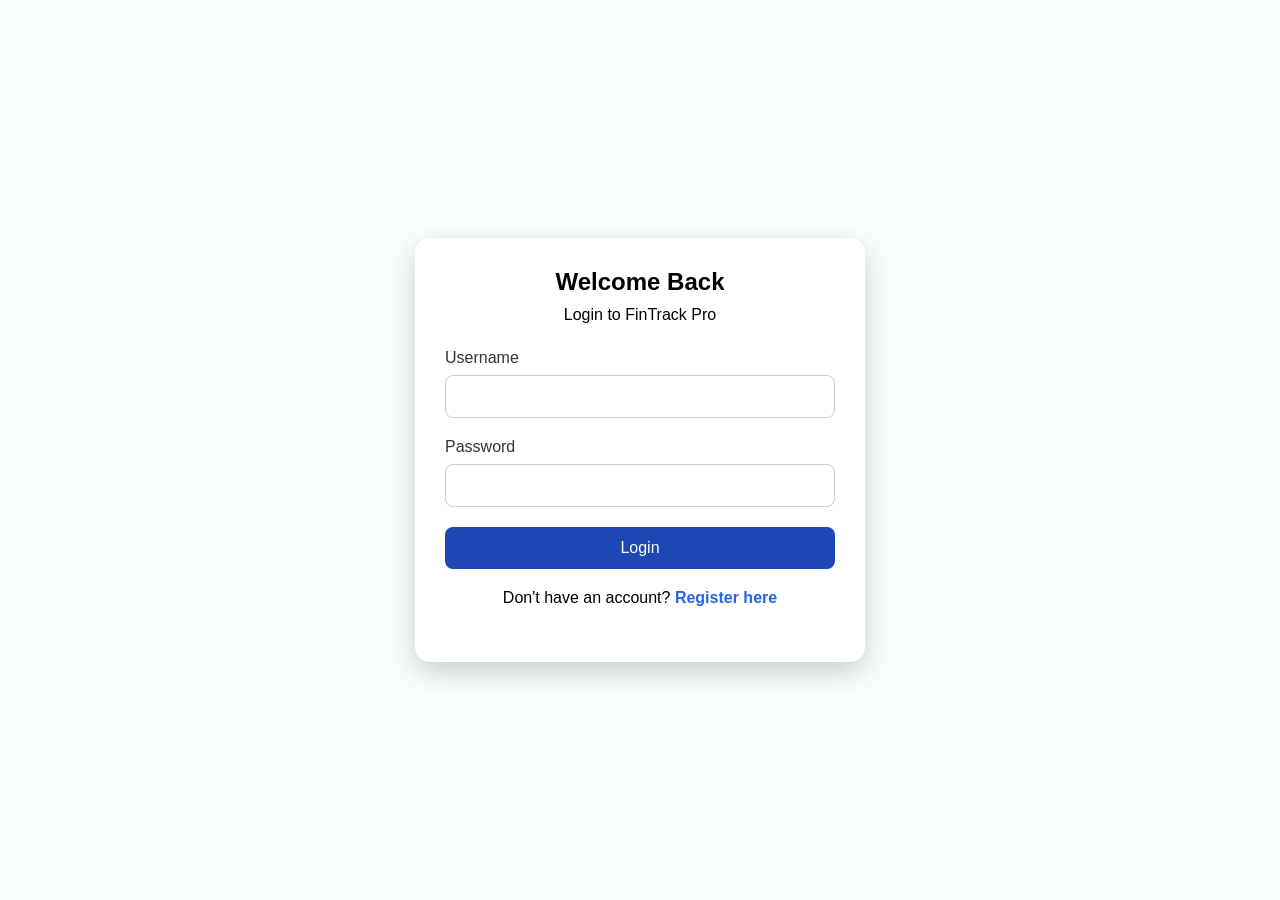
<file: login.html>
<!DOCTYPE html>
<html lang="en">
<head>
    <meta charset="UTF-8">
    <meta name="viewport" content="width=device-width, initial-scale=1.0">
    <title>Login - FinTrack Pro</title>
    <link rel="stylesheet" href="slogin.css">
</head>
<body>

    <div class="container">
        <div class="login-box">
            <h2>Welcome Back</h2>
            <p>Login to FinTrack Pro</p>

            <form action="">
                <label for="username">Username</label>
                <input type="text" id="username">

                <label for="password">Password</label>
                <input type="password" id="password">

                <button type="submit">Login</button>

                <p class="register">
                    Don't have an account?
                    <a href="register.html">Register here</a>
                </p>
            </form>
        </div>
    </div>
    <script src="login.js"></script>
</body>
</html>
</file>
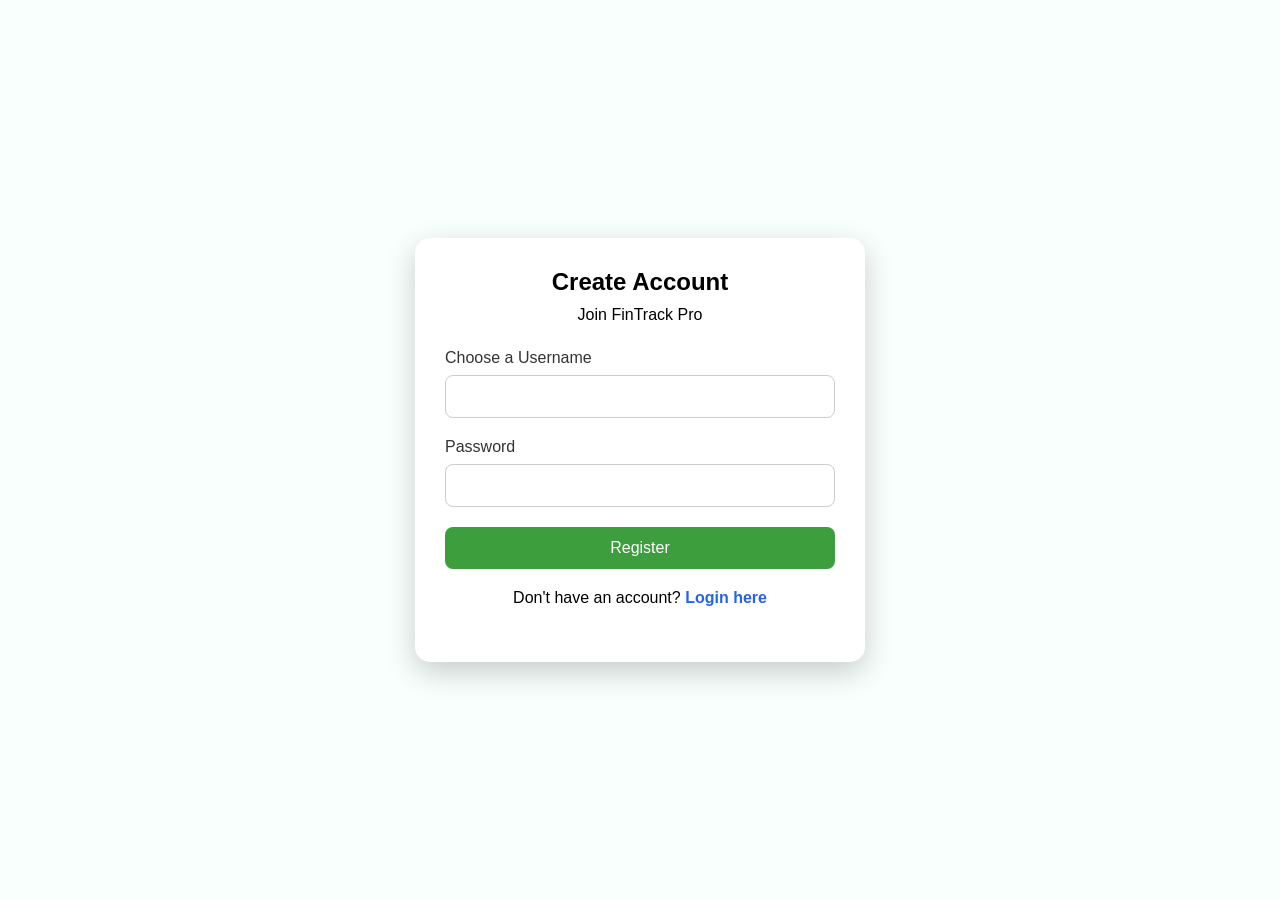
<file: register.html>
<!DOCTYPE html>
<html lang="en">
<head>
    <meta charset="UTF-8">
    <meta name="viewport" content="width=device-width, initial-scale=1.0">
    <title>Registration - FinTrack Pro</title>
    <link rel="stylesheet" href="slogin.css">
</head>
<body>

    <div class="container">
        <div class="login-box">
            <h2>Create Account</h2>
            <p>Join FinTrack Pro</p>

            <form action="">
                <label for="username">Choose a Username</label>
                <input type="text" id="username">

                <label for="password">Password</label>
                <input type="password" id="password">

                <button type="submit" style="background-color: rgba(0, 128, 0, 0.764);">Register</button>

                <p class="register">
                    Don't have an account?
                    <a href="login.html">Login here</a>
                </p>
            </form>
        </div>
    </div>
    <script src="register.js"></script>
</body>
</html>
</file>
<file: slogin.css>
*{
    margin:0;
    padding:0;
    box-sizing:border-box;
    font-family:Arial, Helvetica, sans-serif;
}

body{
    background-color: #f8fffc;
    height:100vh;
    display:flex;
    justify-content:center;
    align-items:center;
}
.container{
    width:100%;
    display:flex;
    justify-content:center;
    align-items:center;
}

.login-box{
    background:#fff;
    width:450px;
    padding:30px;
    border-radius:15px;
    box-shadow:0 10px 30px rgba(0,0,0,0.2);
}

.login-box h2{
    text-align:center;
    margin-bottom:10px;
}

.login-box p{
    text-align:center;
    margin-bottom:25px;
}

label{
    display:block;
    margin-bottom:8px;
    color:#333;
}

input{
    width:100%;
    padding:12px;
    margin-bottom:20px;
    border:1px solid #ccc;
    border-radius:8px;
    font-size:15px;
    outline:none;
    transition:0.3s;
}

input:focus{
    border-color:#2563eb;
    box-shadow:0 0 5px rgba(37,99,235,0.4);
}

button{
    width:100%;
    padding:12px;
    background:rgb(28, 71, 180);
    color:#fff;
    border:none;
    border-radius:8px;
    font-size:16px;
    cursor:pointer;
    transition:0.3s;
}

button:hover{
    background:#1d4ed8;
}

.register{
    margin-top:20px;
    text-align:center;
}

.register a{
    color:#2563eb;
    text-decoration:none;
    font-weight:bold;
}
@media(max-width:450px){
    .login-box{
        width:90%;
        padding:30px;
    }
}
</file>
